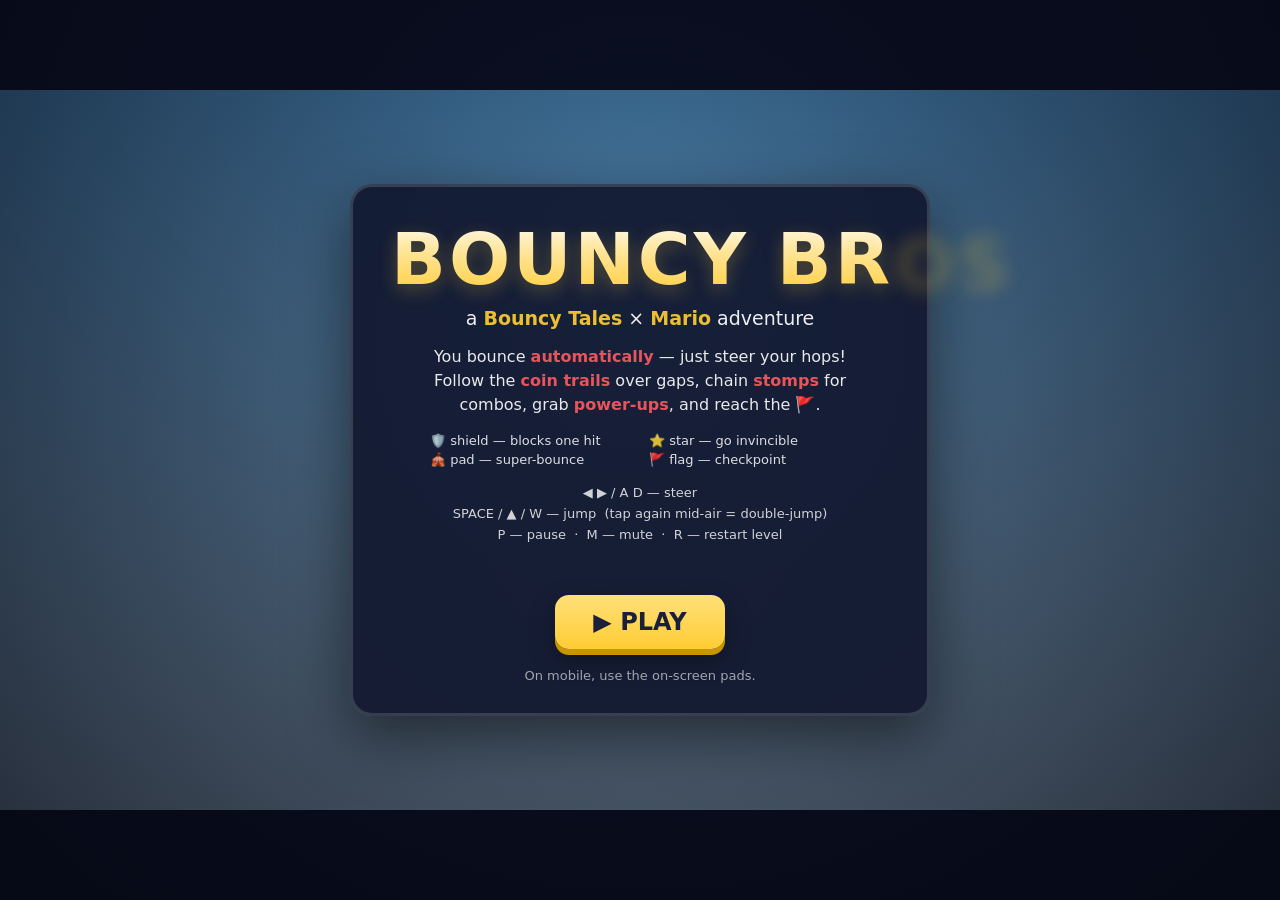
<file: index.html>
<!DOCTYPE html>
<html lang="en">
<head>
<meta charset="UTF-8" />
<meta name="viewport" content="width=device-width, initial-scale=1.0, user-scalable=no" />
<title>Bouncy Bros — A Bouncy Tales × Mario Adventure</title>
<link rel="stylesheet" href="style.css" />
</head>
<body>
  <div id="game-wrap">
    <canvas id="game" width="960" height="540"></canvas>

    <!-- Heads up display -->
    <div id="hud" class="hidden">
      <div class="hud-item">🪙 <span id="hud-coins">0</span></div>
      <div class="hud-item">❤️ <span id="hud-lives">3</span></div>
      <div class="hud-item">⭐ <span id="hud-score">0</span></div>
      <div class="hud-item">⏱️ <span id="hud-time">0:00</span></div>
      <div class="hud-item">🏁 <span id="hud-level">1</span></div>
    </div>

    <!-- Top-right buttons -->
    <div id="topbtns" class="hidden">
      <button class="iconbtn" id="mute-btn" title="Sound (M)">🔊</button>
      <button class="iconbtn" id="pause-btn" title="Pause (P)">⏸</button>
    </div>

    <!-- Title / menu overlay -->
    <div id="overlay" class="overlay">
      <div class="panel">
        <h1>BOUNCY&nbsp;BROS</h1>
        <p class="tag">a <b>Bouncy&nbsp;Tales</b> × <b>Mario</b> adventure</p>
        <p class="how">
          You bounce <b>automatically</b> — just steer your hops! Follow the
          <b>coin&nbsp;trails</b> over gaps, chain <b>stomps</b> for combos,
          grab <b>power-ups</b>, and reach the&nbsp;🚩.
        </p>
        <div class="legend">
          <span>🛡️ shield — blocks one hit</span>
          <span>⭐ star — go invincible</span>
          <span>🎪 pad — super-bounce</span>
          <span>🚩 flag — checkpoint</span>
        </div>
        <div class="keys">
          <span>◀ ▶ / A&nbsp;D — steer</span>
          <span>SPACE / ▲ / W — jump &nbsp;(tap again mid-air = double-jump)</span>
          <span>P — pause &nbsp;·&nbsp; M — mute &nbsp;·&nbsp; R — restart level</span>
        </div>
        <p class="best" id="title-best"></p>
        <button id="start-btn">▶ PLAY</button>
        <p class="touchhint">On mobile, use the on-screen pads.</p>
      </div>
    </div>

    <!-- Messages (level clear / game over) -->
    <div id="message" class="overlay hidden">
      <div class="panel">
        <h2 id="msg-title">Level Clear!</h2>
        <p id="msg-body"></p>
        <button id="msg-btn">Continue</button>
      </div>
    </div>

    <!-- Pause menu -->
    <div id="pausemenu" class="overlay hidden">
      <div class="panel">
        <h2>Paused</h2>
        <button id="resume-btn">Resume</button>
        <button id="restart-btn" class="secondary">↻ Restart Level</button>
        <button id="quit-btn" class="secondary">⌂ Main Menu</button>
      </div>
    </div>

    <!-- Touch controls -->
    <div id="touch" class="hidden">
      <div class="pad left">
        <button class="tbtn" data-key="left">◀</button>
        <button class="tbtn" data-key="right">▶</button>
      </div>
      <div class="pad right">
        <button class="tbtn jump" data-key="jump">⤒</button>
      </div>
    </div>
  </div>

  <script src="game.js"></script>
</body>
</html>
</file>
<file: style.css>
:root {
  --sky-top: #5fb8ff;
  --sky-bot: #b6ecff;
  --panel: rgba(18, 24, 48, 0.92);
  --accent: #ffcc33;
  --accent2: #ff5a5f;
}

* { box-sizing: border-box; margin: 0; padding: 0; }

html, body {
  height: 100%;
  background: #0b1020;
  font-family: "Trebuchet MS", "Segoe UI", system-ui, sans-serif;
  color: #fff;
  overflow: hidden;
  -webkit-tap-highlight-color: transparent;
}

#game-wrap {
  position: relative;
  width: 100vw;
  height: 100vh;
  display: flex;
  align-items: center;
  justify-content: center;
}

#game {
  width: min(100vw, 177.78vh);   /* 16:9 letterbox */
  height: min(100vh, 56.25vw);
  background: linear-gradient(var(--sky-top), var(--sky-bot));
  image-rendering: pixelated;
  display: block;
  touch-action: none;
}

/* ---------- HUD ---------- */
#hud {
  position: absolute;
  top: 14px; left: 50%;
  transform: translateX(-50%);
  display: flex;
  gap: 16px;
  padding: 8px 18px;
  background: rgba(10, 14, 30, 0.55);
  border: 2px solid rgba(255, 255, 255, 0.18);
  border-radius: 999px;
  font-size: clamp(13px, 2.2vw, 19px);
  font-weight: bold;
  letter-spacing: 0.5px;
  pointer-events: none;
  text-shadow: 0 2px 0 rgba(0, 0, 0, 0.4);
  white-space: nowrap;
}
.hud-item { white-space: nowrap; }

/* ---------- Top buttons ---------- */
#topbtns {
  position: absolute;
  top: 12px; right: 14px;
  display: flex; gap: 8px;
  z-index: 4;
}
.iconbtn {
  width: 44px; height: 44px;
  font-size: 20px; padding: 0;
  border-radius: 12px;
  color: #fff;
  background: rgba(10, 14, 30, 0.55);
  border: 2px solid rgba(255, 255, 255, 0.18);
  box-shadow: none;
  cursor: pointer;
}
.iconbtn:active { transform: translateY(2px); }

/* ---------- Overlays ---------- */
.overlay {
  position: absolute;
  inset: 0;
  display: flex;
  align-items: center;
  justify-content: center;
  background: radial-gradient(circle at 50% 30%, rgba(10,16,40,.45), rgba(5,8,20,.85));
  z-index: 5;
}

.panel {
  text-align: center;
  background: var(--panel);
  border: 3px solid rgba(255, 255, 255, 0.15);
  border-radius: 22px;
  padding: 30px 38px;
  max-width: 580px;
  box-shadow: 0 20px 60px rgba(0, 0, 0, 0.5);
}

h1 {
  font-size: clamp(38px, 8vw, 72px);
  letter-spacing: 3px;
  background: linear-gradient(180deg, #fff, var(--accent));
  -webkit-background-clip: text;
  background-clip: text;
  -webkit-text-fill-color: transparent;
  text-shadow: 0 6px 18px rgba(255, 204, 51, 0.25);
  animation: bob 2.4s ease-in-out infinite;
}
@keyframes bob { 0%,100% { transform: translateY(0); } 50% { transform: translateY(-6px); } }
h2 { font-size: clamp(28px, 6vw, 46px); color: var(--accent); margin-bottom: 14px; }

.tag { margin: 6px 0 16px; opacity: 0.92; font-size: clamp(14px, 2.6vw, 19px); }
.tag b { color: var(--accent); }
.how { margin: 0 auto 16px; max-width: 460px; line-height: 1.5; opacity: 0.9; }
.how b { color: var(--accent2); }

.legend {
  display: grid;
  grid-template-columns: 1fr 1fr;
  gap: 4px 18px;
  max-width: 420px;
  margin: 0 auto 18px;
  font-size: 13px;
  opacity: 0.85;
  text-align: left;
}

.keys {
  display: flex;
  flex-direction: column;
  gap: 6px;
  margin-bottom: 14px;
  font-size: 13px;
  opacity: 0.8;
}
.best { margin-bottom: 16px; font-size: 15px; color: var(--accent); min-height: 18px; }

button {
  font: inherit;
  font-weight: bold;
  font-size: clamp(18px, 3.5vw, 24px);
  color: #1a1f3a;
  background: linear-gradient(180deg, #ffe07a, var(--accent));
  border: none;
  border-radius: 14px;
  padding: 13px 38px;
  margin: 5px;
  cursor: pointer;
  box-shadow: 0 6px 0 #c89400, 0 10px 24px rgba(0, 0, 0, 0.35);
  transition: transform .06s, box-shadow .06s;
}
button:active { transform: translateY(4px); box-shadow: 0 2px 0 #c89400; }
button.secondary {
  font-size: clamp(15px, 2.8vw, 18px);
  color: #fff;
  background: rgba(255, 255, 255, 0.12);
  box-shadow: 0 4px 0 rgba(0,0,0,0.3);
  padding: 11px 28px;
}
button.secondary:active { box-shadow: 0 1px 0 rgba(0,0,0,0.3); }

.touchhint { margin-top: 14px; font-size: 13px; opacity: 0.6; }

/* ---------- Touch controls ---------- */
#touch {
  position: absolute;
  inset: auto 0 0 0;
  bottom: 0;
  display: flex;
  justify-content: space-between;
  padding: 24px;
  pointer-events: none;
  z-index: 4;
}
#touch .pad { display: flex; gap: 16px; pointer-events: auto; }
.tbtn {
  width: 72px; height: 72px;
  font-size: 30px; padding: 0; margin: 0;
  border-radius: 50%;
  color: #fff;
  background: rgba(20, 28, 60, 0.55);
  border: 2px solid rgba(255, 255, 255, 0.25);
  box-shadow: none;
}
.tbtn:active { background: rgba(255, 204, 51, 0.6); transform: none; }
.tbtn.jump { width: 92px; height: 92px; font-size: 40px; }

.hidden { display: none !important; }
</file>
